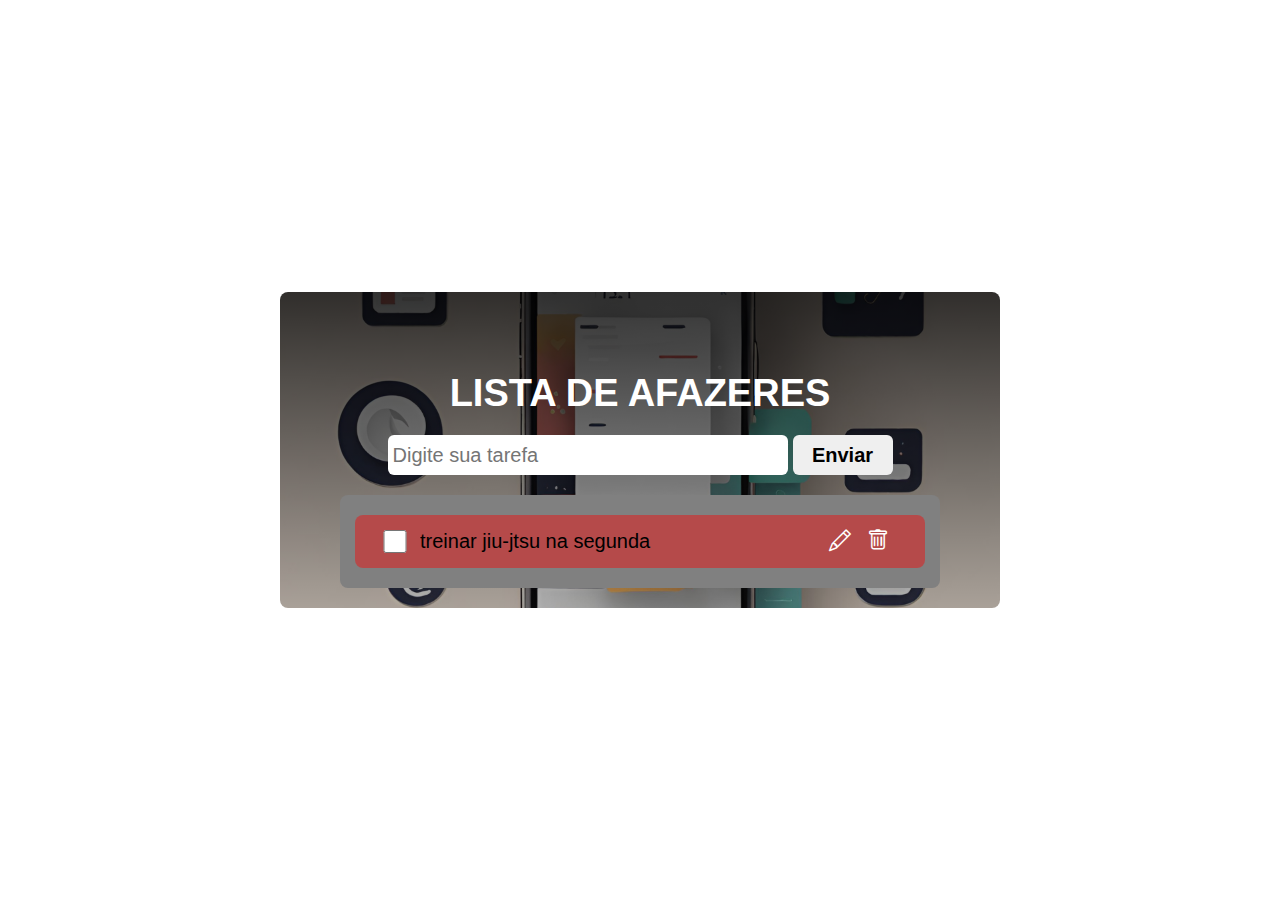
<file: index.html>
<!DOCTYPE html>
<html lang="en">
<head>
  <meta charset="UTF-8">
  <meta name="viewport" content="width=device-width, initial-scale=1.0">
  <link rel="stylesheet" href="https://cdn.jsdelivr.net/npm/bootstrap-icons@1.11.2/font/bootstrap-icons.min.css">
  <link rel="stylesheet" href="css/style.css">
  <title>Document</title>
</head>
<body>
   <main>
    <h1>Lista de Afazeres</h1>
    <div class="input-box">
      <input type="text" id="tarefa" placeholder="Digite sua tarefa">
      <button onclick="enviarTarefa()">Enviar</button>
    </div>
    <div class="lista" id="lista">
     

     <div class="tarefa-item">
      <div class="check">
        <input type="checkbox" name="check" id="check">
       <div class="paragrafo"><p>treinar jiu-jtsu na segunda </p></div>
      </div>
      <div class="icon">
        <i class="bi bi-pencil"></i>
        <i class="bi bi-trash "></i>
      </div>
  </div> 
    </div>
  </main>
   <script src="script/script.js"></script>
</body>
</html>
</file>
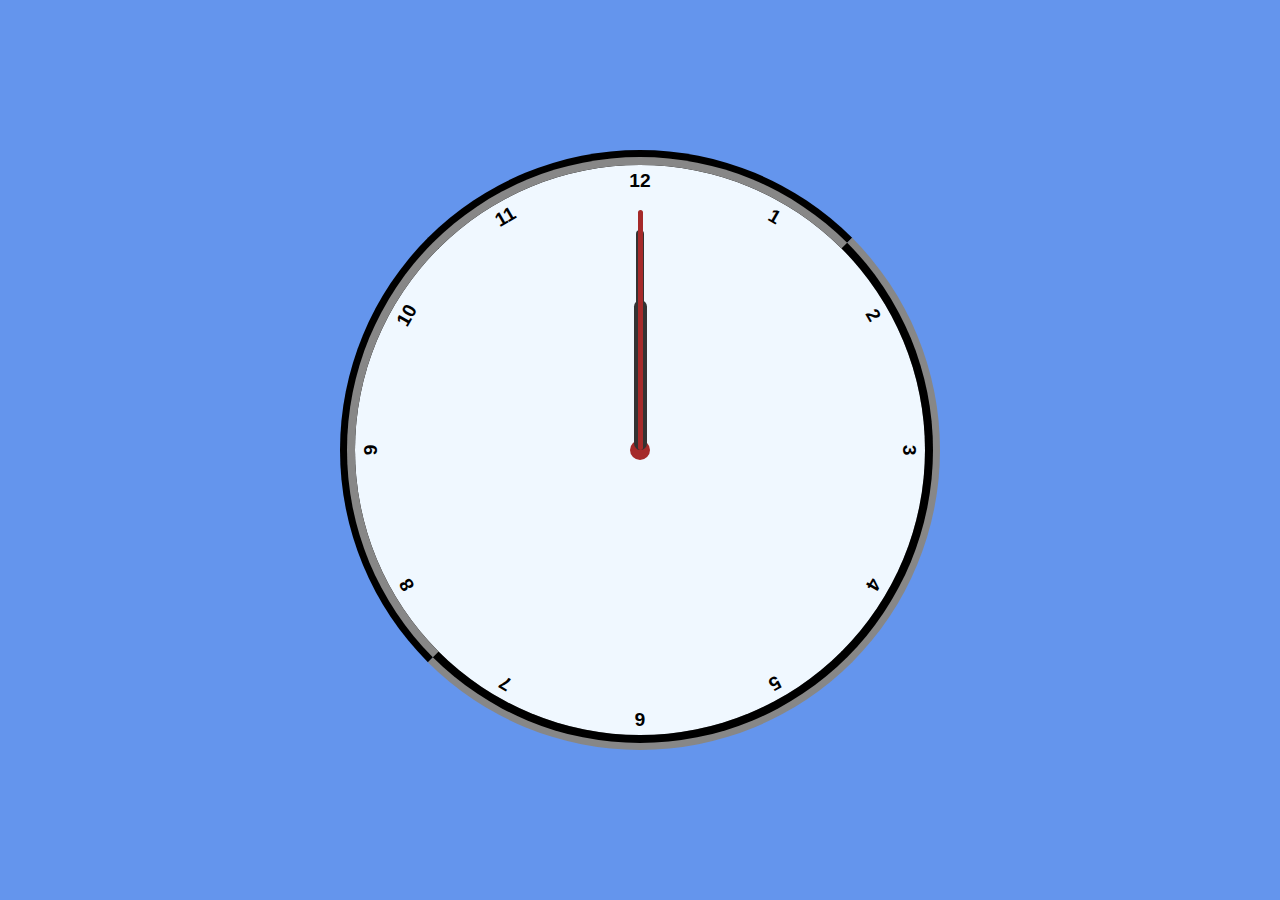
<file: Clock/index.html>
<!DOCTYPE html>
<html lang="pt-br">
<head>
  <meta charset="UTF-8">
  <meta name="viewport" content="width=device-width, initial-scale=1.0">
  <link rel="stylesheet" href="style.css">
 <script defer src="script.js"></script>
 
  <title>Clock</title>
</head>
<body>
  
<main>

  <div class="clock">

    <div class="hour-hand"></div>
    <div class="minute-hand"></div>
    <div class="second-hand"></div>

    <div class="center"></div>

    <div class="number number-1">1</div>
    <div class="number number-2">2</div>
    <div class="number number-3">3</div>
    <div class="number number-4">4</div>
    <div class="number number-5">5</div>
    <div class="number number-6">6</div>
    <div class="number number-7">7</div>
    <div class="number number-8">8</div>
    <div class="number number-9">9</div>
    <div class="number number-10">10</div>
    <div class="number number-11">11</div>
    <div class="number number-12">12</div>
  </div>
</main>

</body>
</html>
</file>
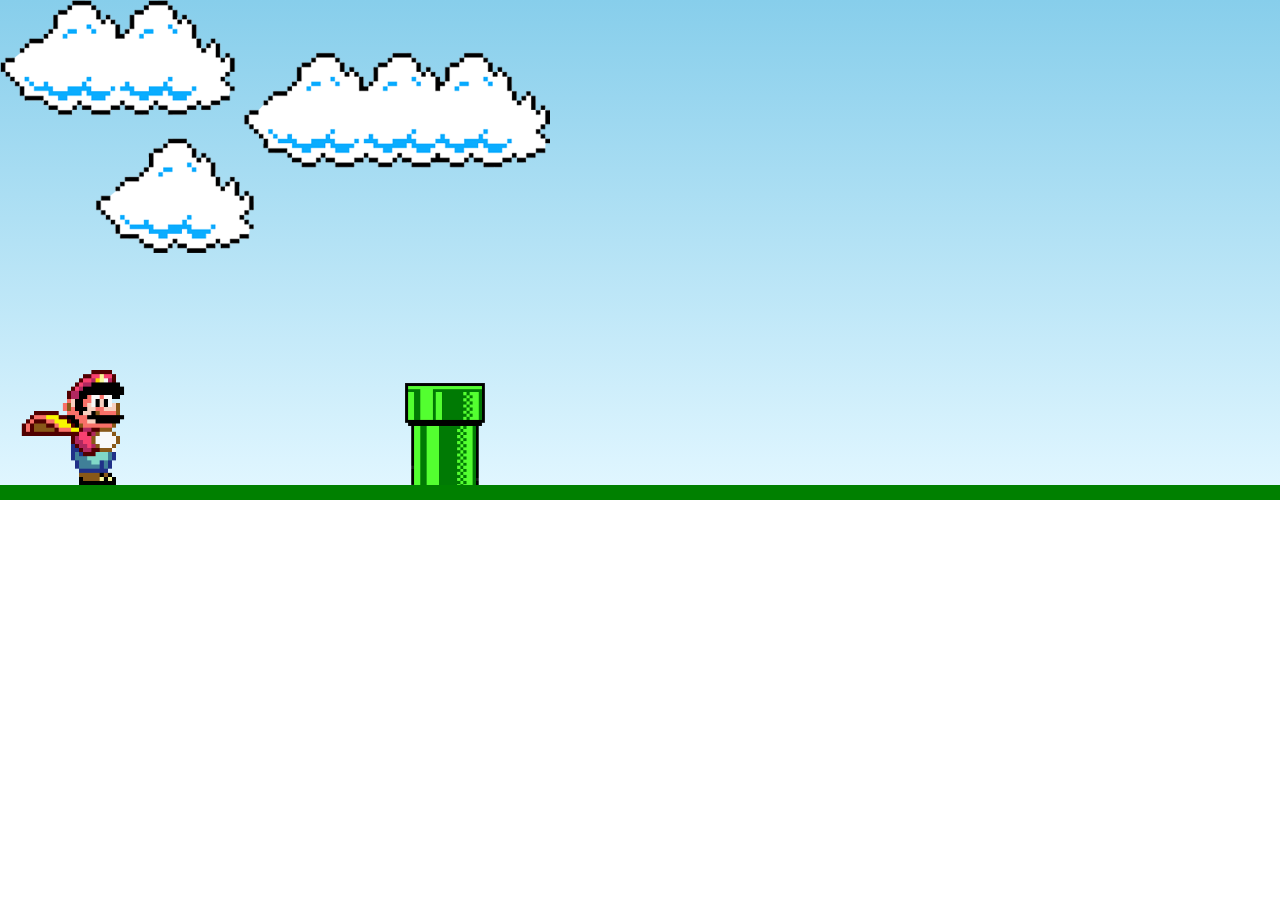
<file: mario__jump/index.html>
<!DOCTYPE html>
<html lang="en">
<head>
  <meta charset="UTF-8">
  <meta name="viewport" content="width=device-width, initial-scale=1.0">
  <link rel="stylesheet" href="css/style.css">
  <script defer src="js/script.js"></script>
  <title>Document</title>
</head>
<body>
  <div class="game_board">
       <img src="images/clouds.png" class="clouds start">
      <img src="images/mario.gif" class="mario">
      <img src="images/pipe.png" class="pipe">
  </div>
  <h1 class="score"></h1>
</body>
</html>
</file>
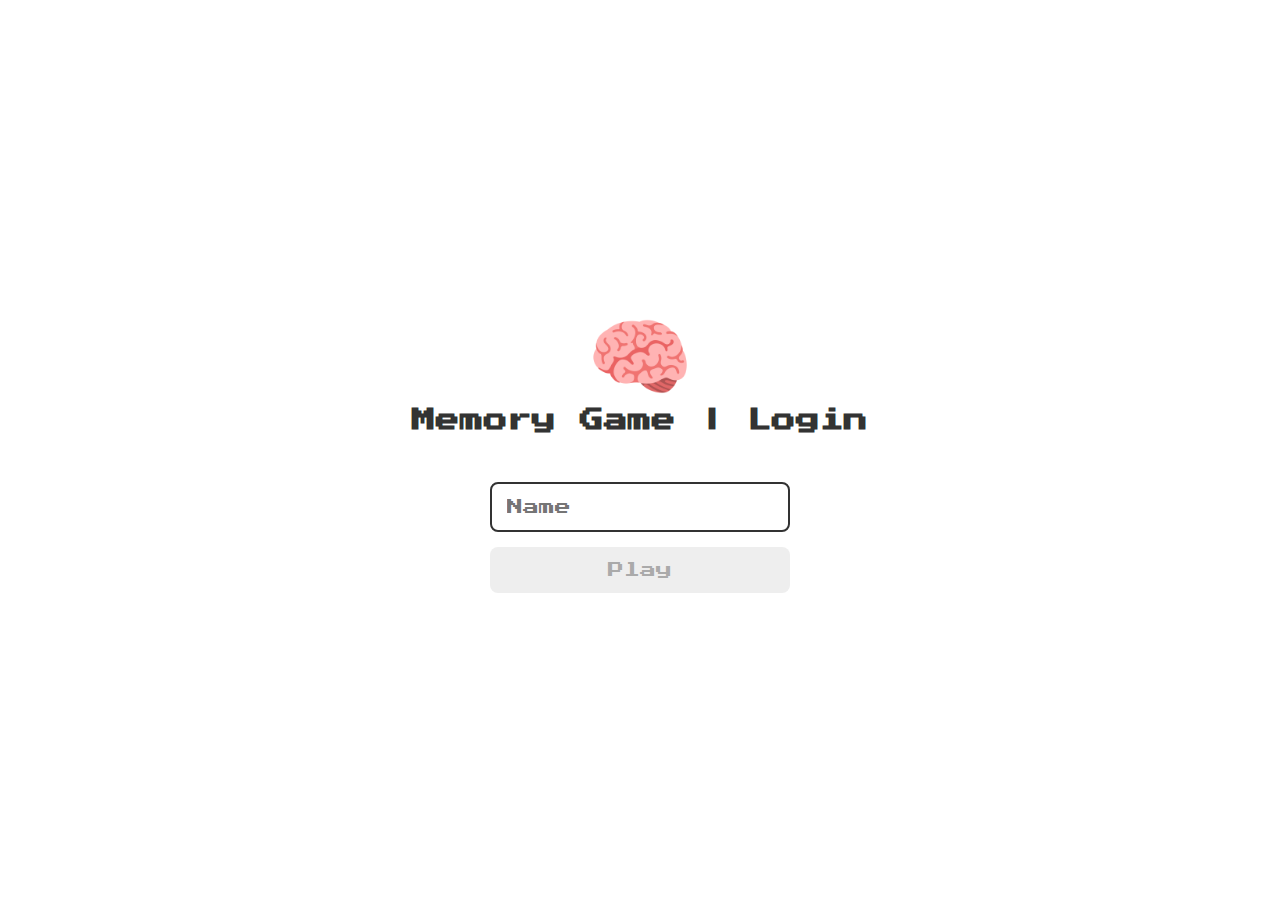
<file: memoria-game/index.html>
<!DOCTYPE html>
<html lang="pt-br">
<head>
  <meta charset="UTF-8">
  <meta name="viewport" content="width=device-width, initial-scale=1.0">
 
  <link rel="stylesheet" href="css/reset.css">
  <link rel="stylesheet" href="css/login.css">
  <script src="js/login.js" defer></script>
  <title>jogo da memoria</title>
</head>
<body>
      <form class="login-form">

        <div class="login__header">
          <img src="images/brain.png" alt="">
          <h1>Memory Game | Login</h1>
        </div>

        <input type="text" placeholder="Name" class="login__input">
        <button type="submit" class="login__button" disabled>Play</button>
      </form>
</body>
</html>
</file>
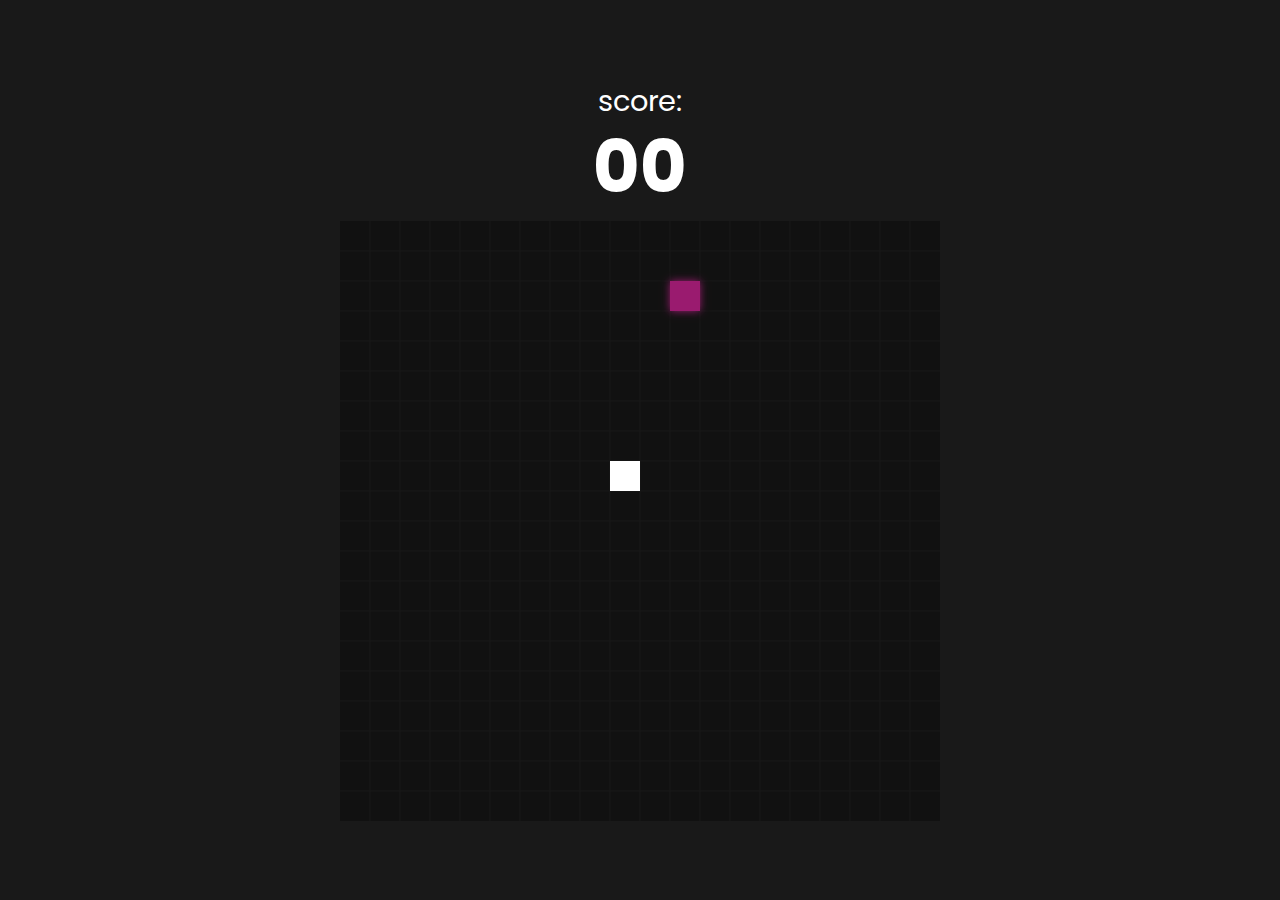
<file: snake_game/index.html>
<!DOCTYPE html>
<html lang="pt-br">
<head>
  <meta charset="UTF-8">
  <meta name="viewport" content="width=device-width, initial-scale=1.0">
  <link rel="stylesheet" href="https://fonts.googleapis.com/css2?family=Material+Symbols+Outlined:opsz,wght,FILL,GRAD@20..48,100..700,0..1,-50..200" />
  <link rel="stylesheet" href="css/style.css">
  <title>Snake Game</title>
</head>
<body>
  <div class="score">score: <span class="score--value">00</span></div>

  <div class="menu-screen">
    <span class="game-over">game over</span>
    <span class="final-score">score <span>00</span></span>

    <button class="btn-play">
      <span class="material-symbols-outlined">
        play_circle
        </span>
      Jogar novamente
    </button>
  </div>
  <canvas width="600" height="600"></canvas>
  <script src="js/script.js"></script>
</body>
</html>
</file>
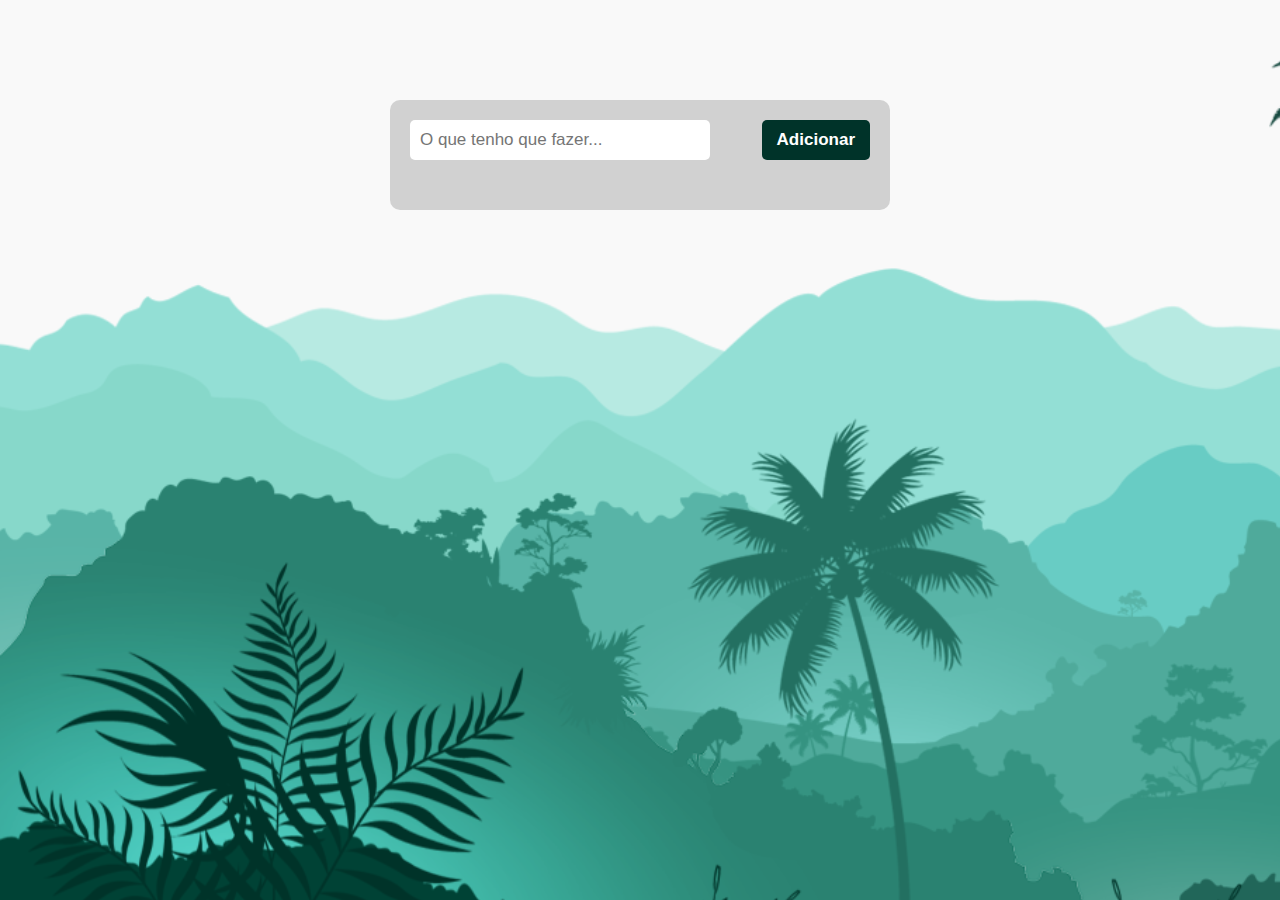
<file: Todo-List/index.html>
<!DOCTYPE html>
<html lang="pt-br">

<head>
  <meta charset="UTF-8">
  <meta name="viewport" content="width=device-width, initial-scale=1.0">
  <link rel="stylesheet" href="style.css"> 
  <script defer src="script.js"></script>
  <title>Tode List</title>
</head>

<body>
  <div class="container">
    <input class="input-task" placeholder="O que tenho que fazer...">
    <button class="button-add-task">Adicionar</button>

    <ul class="list-tasks">
      
    </ul>
  </div>
</body>

</html>
</file>
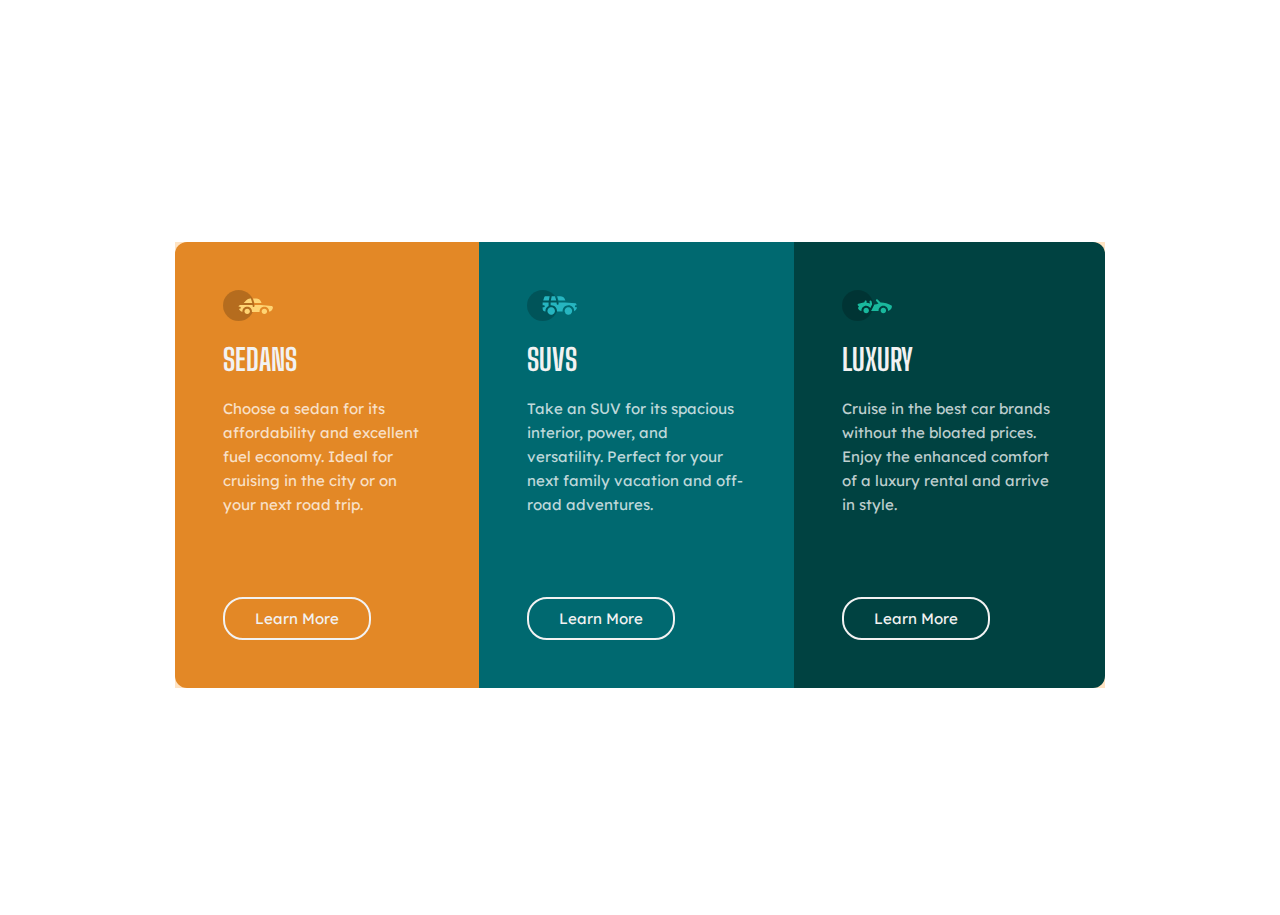
<file: exercioFront/3-column-preview-card-component-main/3-column-preview-card-component-main/index.html>
<!DOCTYPE html>
<html lang="en">
<head>
  <meta charset="UTF-8">
  <meta name="viewport" content="width=device-width, initial-scale=1.0"> <!-- displays site properly based on user's device -->
  <link rel="preconnect" href="https://fonts.googleapis.com">
  <link rel="preconnect" href="https://fonts.gstatic.com" crossorigin>
  <link href="https://fonts.googleapis.com/css2?family=Big+Shoulders+Display:wght@700&family=Lexend+Deca&display=swap" rel="stylesheet">
  <link rel="icon" type="image/png" sizes="32x32" href="./images/favicon-32x32.png">
  <link rel="stylesheet" href="style.css">
  <title>Frontend Mentor | 3-column preview card component</title>

</head>
<body>
  
  <main class="container">

    <section class="box sedan">
      <img src="images/icon-sedans.svg" alt="">
      <h1>Sedans</h1>
      <p>
        Choose a sedan for its affordability and excellent fuel economy. Ideal for cruising in the city 
        or on your next road trip.
      </p>
      <button>Learn More</button>
    </section>

    <section class="box suv">
      <img src="images/icon-suvs.svg" alt="">
      <h1>SUVs</h1>
      <p>Take an SUV for its spacious interior, power, and versatility. Perfect for your next family vacation 
        and off-road adventures.</p>
      <button>Learn More</button>
    </section>

    <section class="box luxu">
      <img src="images/icon-luxury.svg" alt="">
      <h1>Luxury</h1>
      <p>
        Cruise in the best car brands without the bloated prices. Enjoy the enhanced comfort of a luxury 
        rental and arrive in style.
      </p>
      <button>Learn More</button>
    </section>
   
    
  
    
    
  
    
    
  </main>
  

</body>
</html>
</file>
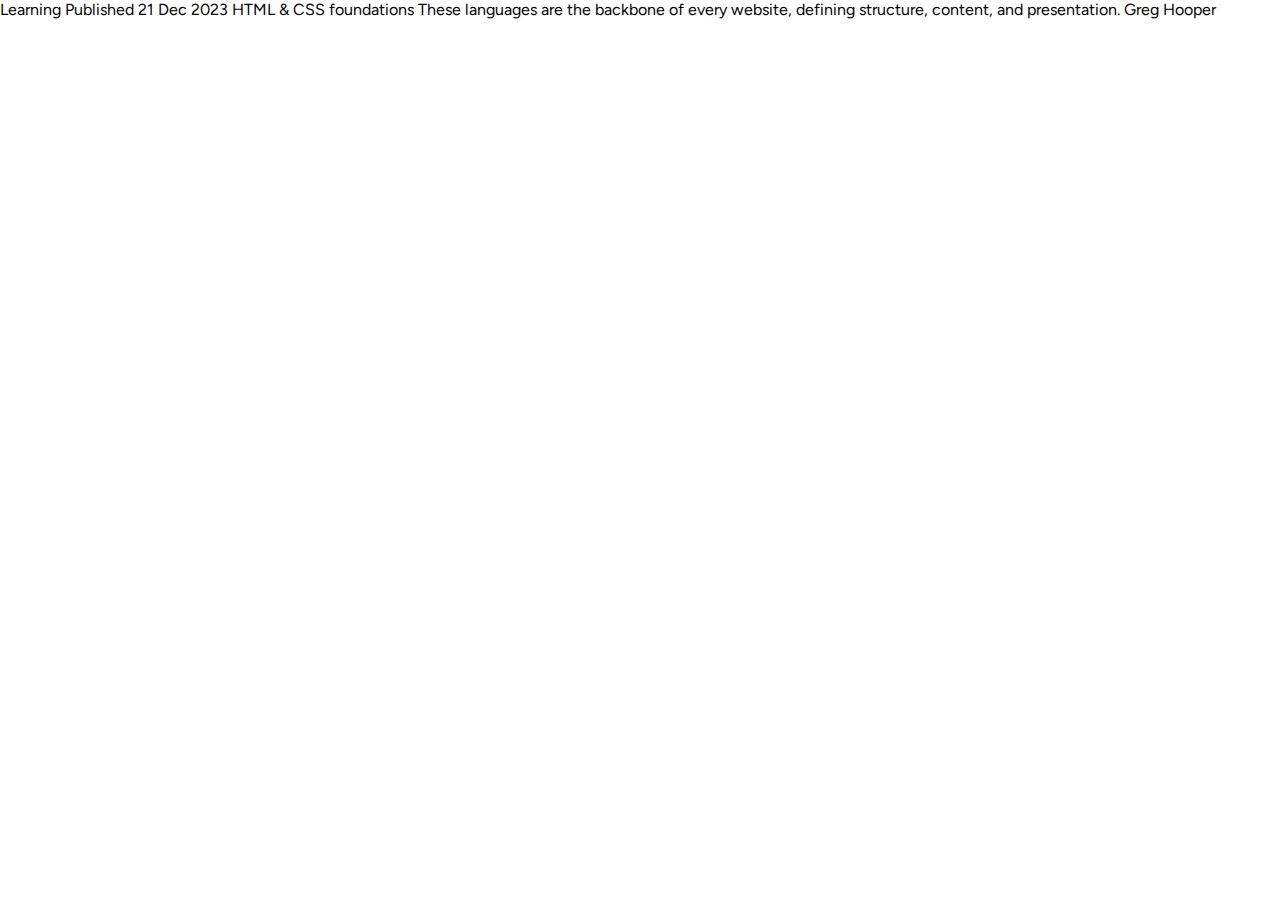
<file: exercioFront/blog-preview-card-main/blog-preview-card-main/index.html>
<!DOCTYPE html>
<html lang="en">
<head>
  <meta charset="UTF-8">
  <meta name="viewport" content="width=device-width, initial-scale=1.0"> <!-- displays site properly based on user's device -->
  <link rel="stylesheet" href="style.css">
  <link rel="preconnect" href="https://fonts.googleapis.com">
  <link rel="preconnect" href="https://fonts.gstatic.com" crossorigin>
  <link href="https://fonts.googleapis.com/css2?family=Figtree:ital,wght@0,600;0,800;1,800&display=swap" rel="stylesheet">
  <link rel="icon" type="image/png" sizes="32x32" href="./assets/images/favicon-32x32.png">
  
  <title>Frontend Mentor | Blog preview card</title>


</head>
<body>
   


    Learning
    Published 21 Dec 2023
    HTML & CSS foundations
    
   These languages are the backbone of every website, defining structure, content, and presentation.
    

    Greg Hooper
   
</body>
</html>
</file>
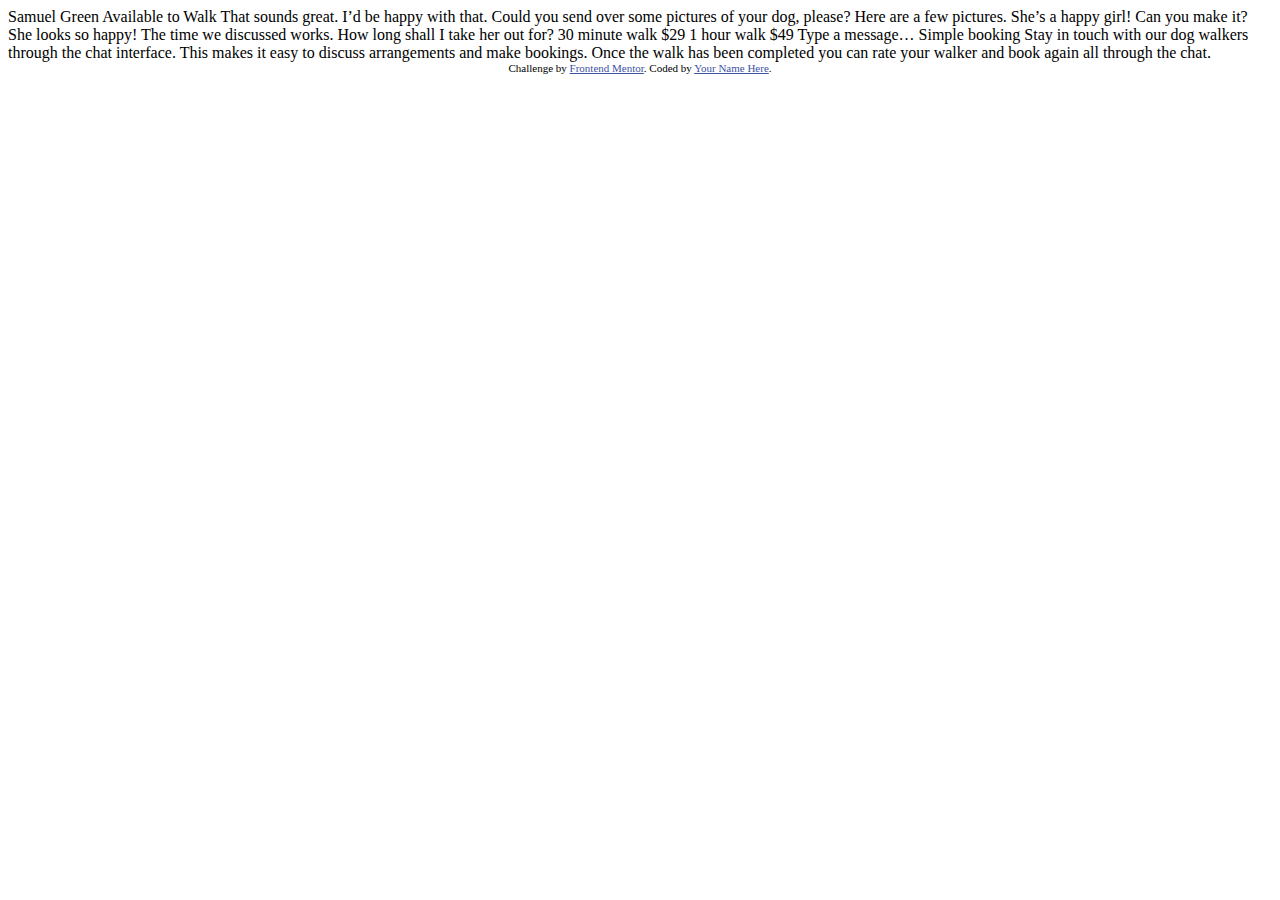
<file: exercioFront/chat-app-css-illustration-master/chat-app-css-illustration-master/index.html>
<!DOCTYPE html>
<html lang="en">
<head>
  <meta charset="UTF-8">
  <meta name="viewport" content="width=device-width, initial-scale=1.0"> <!-- displays site properly based on user's device -->

  <link rel="icon" type="image/png" sizes="32x32" href="./images/favicon-32x32.png">
  
  <title>Frontend Mentor | [Challenge Name Here]</title>

  <!-- Feel free to remove these styles or customise in your own stylesheet 👍 -->
  <style>
    .attribution { font-size: 11px; text-align: center; }
    .attribution a { color: hsl(228, 45%, 44%); }
  </style>
</head>
<body>

  Samuel Green
  Available to Walk

  That sounds great. I’d be happy with that.

  Could you send over some pictures of your dog, please?

  Here are a few pictures. She’s a happy girl!

  Can you make it?

  She looks so happy! The time we discussed works. How long shall I take her out for?

  30 minute walk
  $29

  1 hour walk
  $49

  Type a message…

  Simple booking

  Stay in touch with our dog walkers through the chat interface. This makes it easy to 
  discuss arrangements and make bookings. Once the walk has been completed you can rate 
  your walker and book again all through the chat.
  
  <div class="attribution">
    Challenge by <a href="https://www.frontendmentor.io?ref=challenge" target="_blank">Frontend Mentor</a>. 
    Coded by <a href="#">Your Name Here</a>.
  </div>
</body>
</html>
</file>
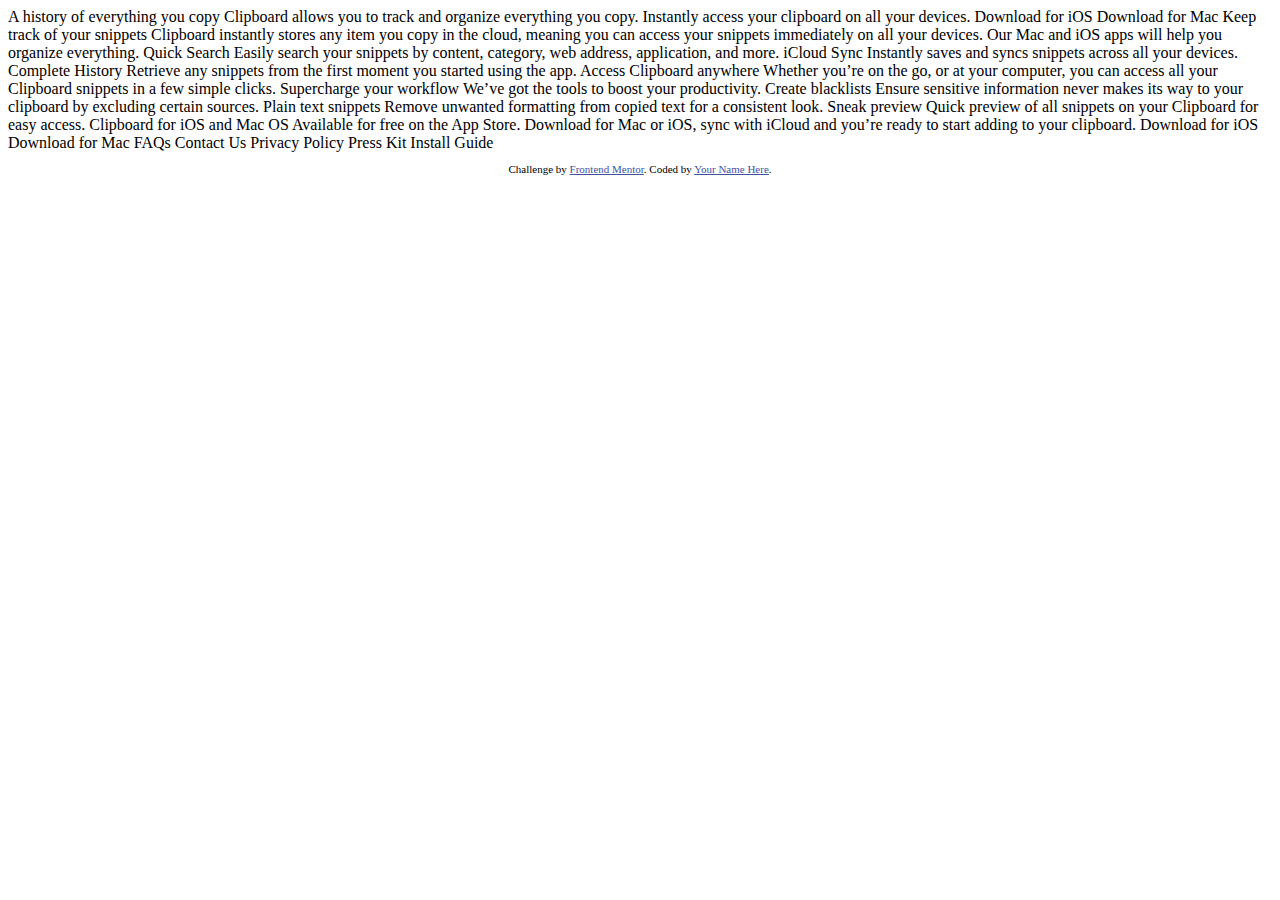
<file: exercioFront/clipboard-landing-page-master/clipboard-landing-page-master/index.html>
<!DOCTYPE html>
<html lang="en">
<head>
  <meta charset="UTF-8">
  <meta name="viewport" content="width=device-width, initial-scale=1.0"> <!-- displays site properly based on user's device -->

  <link rel="icon" type="image/png" sizes="32x32" href="./images/favicon-32x32.png">
  
  <title>Frontend Mentor | Clipboard landing page</title>

  <!-- Feel free to remove these styles or customise in your own stylesheet 👍 -->
  <style>
    .attribution { font-size: 11px; text-align: center; }
    .attribution a { color: hsl(228, 45%, 44%); }
  </style>
</head>
<body>

  A history of everything you copy

  Clipboard allows you to track and organize everything you 
  copy. Instantly access your clipboard on all your devices.

  Download for iOS
  Download for Mac

  Keep track of your snippets

  Clipboard instantly stores any item you copy in the cloud, 
  meaning you can access your snippets immediately on all your 
  devices. Our Mac and iOS apps will help you organize everything.

  Quick Search

  Easily search your snippets by content, category, web address, application, and more.

  iCloud Sync

  Instantly saves and syncs snippets across all your devices.

  Complete History

  Retrieve any snippets from the first moment you started using the app.

  Access Clipboard anywhere

  Whether you’re on the go, or at your computer, you can access all your Clipboard 
  snippets in a few simple clicks.

  Supercharge your workflow

  We’ve got the tools to boost your productivity.

  Create blacklists

  Ensure sensitive information never makes its way to your clipboard by excluding certain sources.

  Plain text snippets

  Remove unwanted formatting from copied text for a consistent look.

  Sneak preview

  Quick preview of all snippets on your Clipboard for easy access.

  Clipboard for iOS and Mac OS

  Available for free on the App Store. Download for Mac or iOS, sync with iCloud 
  and you’re ready to start adding to your clipboard.

  Download for iOS
  Download for Mac

  FAQs
  Contact Us
  Privacy Policy
  Press Kit
  Install Guide
  
  <footer>
    <p class="attribution">
      Challenge by <a href="https://www.frontendmentor.io?ref=challenge" target="_blank">Frontend Mentor</a>. 
      Coded by <a href="#">Your Name Here</a>.
    </p>
  </footer>
</body>
</html>
</file>
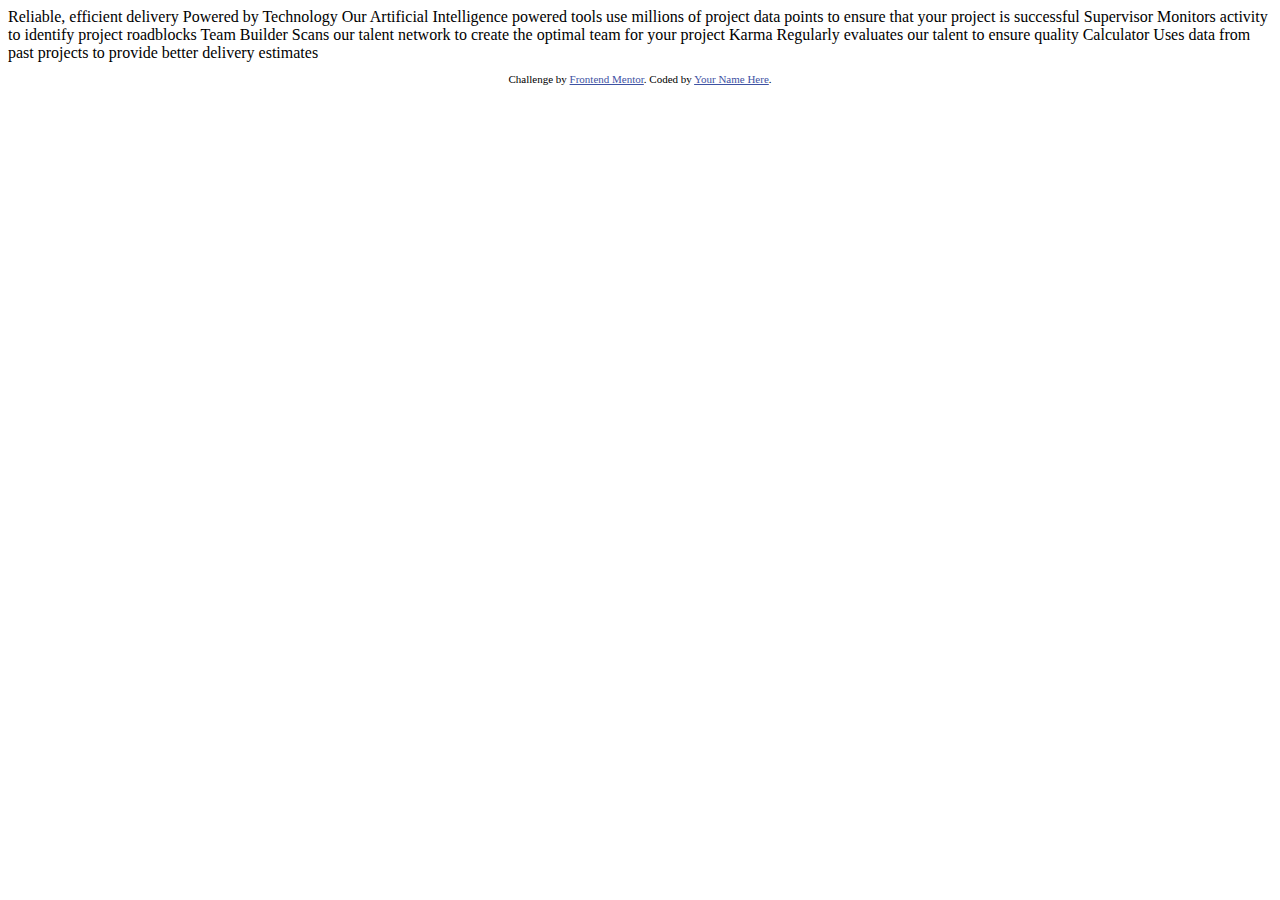
<file: exercioFront/four-card-feature-section-master/four-card-feature-section-master/index.html>
<!DOCTYPE html>
<html lang="en">
<head>
  <meta charset="UTF-8">
  <meta name="viewport" content="width=device-width, initial-scale=1.0"> <!-- displays site properly based on user's device -->

  <link rel="icon" type="image/png" sizes="32x32" href="./images/favicon-32x32.png">
  
  <title>Frontend Mentor | Four card feature section</title>

  <!-- Feel free to remove these styles or customise in your own stylesheet 👍 -->
  <style>
    .attribution { font-size: 11px; text-align: center; }
    .attribution a { color: hsl(228, 45%, 44%); }
  </style>
</head>
<body>
  
  Reliable, efficient delivery
  Powered by Technology

  Our Artificial Intelligence powered tools use millions of project data points 
  to ensure that your project is successful

  Supervisor
  Monitors activity to identify project roadblocks

  Team Builder
  Scans our talent network to create the optimal team for your project

  Karma
  Regularly evaluates our talent to ensure quality

  Calculator
  Uses data from past projects to provide better delivery estimates

  
  <footer>
    <p class="attribution">
      Challenge by <a href="https://www.frontendmentor.io?ref=challenge" target="_blank">Frontend Mentor</a>. 
      Coded by <a href="#">Your Name Here</a>.
    </p>
  </footer>
</body>
</html>
</file>
<file: css/style.css>
*{
  margin: 0;
  padding: 0;
  box-sizing: border-box;
  font-family: Verdana, Geneva, Tahoma, sans-serif;
}
body{
  display: flex;
  flex-direction: column;
  align-items: center;
  justify-content: center;
  height: 100vh;
}
main{
  display: flex;
  /* height: 500px; */
  flex-direction: column;
  align-items: center;
  width: 720px;
  background: linear-gradient(to top, rgba(0, 0, 0, 0.3), rgba(0, 0, 0, 0.8)),
              url('../img/Design sem nome.png');
  background-position: center ;
  background-repeat: no-repeat;
  background-size: cover;
  border-radius: 8px;
}
h1{
  margin-top: 80px;
  color: #fff;
  font-weight: bold;
  font-size: 38px;
  text-transform: uppercase;
}
.input-box{
  width:80%;
  display: flex;
  justify-content: center;
  margin-top: 20px;
}
.input-box input{
  font-size: 20px;
  padding: 5px;
  width: 400px;
  height: 40px;
  border-radius: 6px;
  border: none;
  margin-right: 5px;
}
.input-box button{
  width: 100px;
  height: 40px;
  font-size: 20px;
  font-weight: bold;
  border-radius: 6px;
  border: none;
}
.lista{
  background-color: gray;
  width: 600px;
  margin: 20px 0;
  border-radius: 8px;
  padding: 0px 15px;
}
.tarefa-item{
  display: flex;
  justify-content: space-between;
  align-items: center;
  margin-top: 20px;
  margin-bottom: 20px;
  background-color: rgba(255, 0, 0, 0.418);
  padding: 10px 20px;
  border-radius: 8px;
}
.ativo{
  background-color: green;
}
.check {
  display: flex;
  font-size: 20px;
  gap: 5px;
  padding: 5px 0;
  
}
input[type="checkbox"] {
  transform: scale(1); /* Ajuste o valor conforme necessário para aumentar ou diminuir o tamanho */
}
.paragrafo{
  width: 370px;
  overflow: hidden;
}
.icon{
 margin-right: 10px;
}
.tarefa-item  input {
  width: 40px;
}

.tarefa-item i{
  font-size: 22px;
  color: #fff;
  padding: 6px;
  cursor: pointer;
}
</file>
<file: Clock/style.css>
*{
  padding: 0;
  margin: 0;
  box-sizing: border-box;
  font-family: Arial, Helvetica, sans-serif;
}
body{
  background-color: cornflowerblue;
}
main{
  min-width: 100%;
  min-height: 100vh;
  display: flex;
  align-items: center;
  justify-content: center;
}

.clock {
  min-width: 600px;
  min-height: 600px;
  background-color: #f0f8ff ;
  border-radius: 50%;
  border: 15px groove #333;
  position: relative;
  display: flex;
  align-items: center;
  justify-content: center;
}

.number{
  font-size: 1.2rem;
  font-weight: 600;
  position: absolute;
  width: 100%;
  height: 100%;
  text-align: center;
  padding: 5px;
}
.number-1 {
  transform: rotate(30deg);
}
.number-2 {
  transform: rotate(60deg);
}
.number-3 {
  transform: rotate(90deg);
}
.number-4 {
  transform: rotate(120deg);
}
.number-5 {
  transform: rotate(150deg);
}
.number-6 {
  transform: rotate(180deg);
}
.number-7 {
  transform: rotate(210deg);
}
.number-8 {
  transform: rotate(240deg);
}
.number-9 {
  transform: rotate(270deg);
}
.number-10 {
  transform: rotate(300deg);
}
.number-11 {
  transform: rotate(330deg);
}
.number-12 {
  transform: rotate(360deg);
}

.second-hand {
  width: 5px;
  height: 240px;
  background-color: #a52a2a;
  position: absolute;
  border-radius: 5px;
  transform: translate(0,-50%);
  transform-origin: bottom center;
}

.minute-hand {
  width: 8px;
  height: 220px;
  background-color: #333;
  position: absolute;
  border-radius: 5px;
  transform: translate(0,-50%) ;
  transform-origin: bottom center;
}

.hour-hand {
  width: 13px;
  height: 150px;
  background-color: #333;
  position: absolute;
  border-radius: 13px;
  transform: translate(0,-50%);
  transform-origin: bottom center;
}
.center{
  width: 20px;
  height: 20px;
  border-radius: 20px;
  background-color: #a52a2a;
}
</file>
<file: mario__jump/css/style.css>
*{
  margin: 0;
  padding: 0;
  box-sizing: border-box;
}
.game_board{
  width: 100%;
  height: 500px;
  border-bottom: 15px solid green;
  margin: 0 auto;
  position: relative;
  overflow: hidden;
  background: linear-gradient(#87ceeb, #e0f6ff) ;
}
.pipe{
  position: absolute;
  bottom: 0;
  width: 80px;
  /* left: 0px; */
  animation: pipe-animation 1.5s infinite linear;
}
.mario{
  width: 150px;
  position: absolute;
  bottom: 0;

}
.jump{
  animation: jump 500ms ease-out ;
}
.clouds{
  position: absolute;
  width: 550px;
  animation:  clouds-animation 10s infinite linear;
}
h1 {
  text-align: center;
}
@keyframes jump {
 0%{
  bottom: 0;
 }
 40% {
  bottom: 180px;
 }
 50% {
  bottom: 180px;
 }
 60%{
  bottom: 180px;
 }
 100% {
  bottom: 0;
 }
} 
@keyframes pipe-animation {
  from {
    right: -80px;
  }
  to {
    right: 100%;
  }
}
@keyframes clouds-animation {
  from {
     right: -550px;
  }
  to {
     right: 100%;
  }
}
</file>
<file: memoria-game/css/login.css>
.login-form {
  display: flex;
  flex-direction: column;
  align-items: center;
  justify-content: center;
  height: 100vh;
}
.login__header{
  display: flex;
  align-items: center;
  flex-direction: column;
  justify-content: center;
  margin-bottom: 50px;
}
.login__header img {
  width: 100px;
}
.login__header h1 {
  color: #333;
  font-size: 1.5em;
}
.login__input {
  border: 2px solid #333;
  border-radius: 8px;
  color: #333;
  font-size: 1em;
  margin-bottom: 15px;
  outline: none;
  padding: 15px;
  max-width: 300px;
  width: 100%;
}
.login__button {
  background-color: #ee665c;
  border-radius: 8px;
  color: #fff;
  cursor: pointer;
  font-size: 1em;
  max-width: 300px;
  width: 100%;
  padding: 15px;
}
.login__button:disabled {
  background-color: #eee;
  color: #aaa;
  cursor: auto;
}
</file>
<file: snake_game/css/style.css>
@import url("https://fonts.googleapis.com/css2?family=Poppins:wght@300;400;500;600;700;800&display=swap");

*{
  margin: 0;
  padding: 0;
  box-sizing: border-box;
  font-family: 'Poppins', sans-serif;
}
body{
  background-color: #191919;
  display: flex;
  flex-direction: column;
  min-height: 100vh;
  align-items: center;
  justify-content: center;
  color: #fff;
}
canvas{
  background-color: #111;
}
.score {
  display: flex;
  flex-direction: column;
  align-items: center;
  font-size: 1.8rem;
}

.score--value {
  font-weight: 700;
  font-size: 4.5rem;
  display: block;
  margin-top: -10px;
}

.menu-screen {
  position: absolute;
  display: none;
  flex-direction: column;
  align-items: center;
  z-index: 1;
}
.game-over {
  text-transform: uppercase;
  font-weight: 700;
  font-size: 3rem;
}

.final-score {
  font-weight: 500;
  font-size: 1.5rem;
}
.btn-play {
  border: none;
  border-radius: 100px;
  padding: 10px 15px 10px 12px;
  font-size: 1rem;
  font-weight: 600;
  color: #333;
  margin-top: 40px;
  display: flex;
  align-items: center;
  justify-content: center;
  gap: 5px;
  cursor: pointer;
}
</file>
<file: Todo-List/style.css>
*{
  margin: 0;
  padding: 0;
  box-sizing: border-box;
  font-family: Verdana, Geneva, Tahoma, sans-serif;
  outline: none;
}
body{
  background-image: url('./img/background.png');
}

.container {
   background-color: #d1d1d1;
   width: 500px;
   border-radius: 10px;
   padding: 20px;
   margin: 100px auto 0;
}
.input-task{
  border: none;
  border-radius: 5px;
  width: 300px;
  height: 40px;
  padding-left: 10px ;
  font-size: 17px;
}
.button-add-task{
  border: none;
  border-radius: 5px;
  height: 40px;
  background-color: #003329;
  color: #fff;
  font-size: 17px;
  padding: 0 15px;
  float:right ;
  cursor: pointer;
  font-weight: 700;
}
.button-add-task:hover{
 opacity: 0.8;

}
.button-add-task:active{
  opacity: 0.6;
}
.list-tasks{
  list-style: none;
  width: 100%;
  margin-top: 30px;
}
.task {
  background-color: #f2f2f2;
  box-shadow: 1px 4px 10px rgba(0, 0, 0, 0.2);
  height: 50px;
  display: flex;
  justify-content: space-between;
  align-items: center;
  padding: 0 15px;
  border-radius: 5px;
 margin-bottom: 20px;
 cursor: pointer;
 
}
img{
  height: 24px;
  opacity: 0;
  transition: opacity 0.5s ease-in-out;
}
.task:hover img {
    opacity: 1;
}
.done {
  background-color: #8fac55;
  text-decoration: line-through;
}
</file>
<file: exercioFront/3-column-preview-card-component-main/3-column-preview-card-component-main/style.css>
*{
  margin: 0;
  padding: 0;
  font-size: 15px;
  box-sizing: border-box;
  text-decoration: none;
  font-family: 'Big Shoulders Display', sans-serif;
  /* font-family: 'Lexend Deca', sans-serif; */
}
body{
  display: flex;
  justify-content: center;
  align-items: center;
  margin-top: 1rem;
  height: 100vh;
}
.container {
  background-color: bisque;
  display: flex;
  width: 100%;
  max-width: 930px;
}
img{
  display: block;
  width: 50px;
  margin-bottom: 20px;
  font-weight: 700;
}
.box {
  padding: 48px;
}
.box h1{
  text-transform: uppercase;
  font-size: 2rem;
  margin-bottom: 20px;
  color: hsl(0, 0%, 95%);
}
.box p {
  font-family: 'Lexend Deca', sans-serif;
  font-weight: 400;
  color: hsla(0, 0%, 100%, 0.75);
  line-height: 1.6;
  margin-bottom: 80px;
}
button{
  padding: 10px 30px;
  border-radius: 20px;
  border: 2px solid hsl(0, 0%, 95%);
  background-color: transparent;
  color:hsl(0, 0%, 95%); 
  font-family: 'Lexend Deca', sans-serif;
  font-size: 15px;
  cursor: pointer;
}
.sedan {
  background-color: hsl(31, 77%, 52%);
  border-top-left-radius: 12px;
  border-bottom-left-radius: 12px;
}
.suv {
  background-color: hsl(184, 100%, 22%);
}
.luxu {
  background-color: hsl(179, 100%, 13%);
  border-bottom-right-radius: 12px;
  border-top-right-radius: 12px;
}
.sedan button:hover{
  background-color: #fff;
  color: hsl(31, 77%, 52%);
  
}
.suv button:hover{
  background-color: #fff;
  color: hsl(184, 100%, 22%);
}
.luxu button:hover{
  background-color: #fff;
  color: hsl(179, 100%, 13%);
}
@media(max-width: 910px){
  .container{
    flex-direction: column;
     max-width: 330px;

  }
  .sedan {
    background-color: hsl(31, 77%, 52%);
    border-top-left-radius: 12px;
    border-top-right-radius: 12px;
    border-bottom-left-radius: 0px;
  }
  .luxu {
    background-color: hsl(179, 100%, 13%);
    border-bottom-right-radius: 12px;
    border-bottom-left-radius: 12px;
    border-top-right-radius: 0px;
  }
}
</file>
<file: exercioFront/blog-preview-card-main/blog-preview-card-main/style.css>
* {
  font-family: 'Figtree', sans-serif;
  padding: 0;
  margin: 0;
  box-sizing: border-box;
  font-size: 16px;
}
</file>
